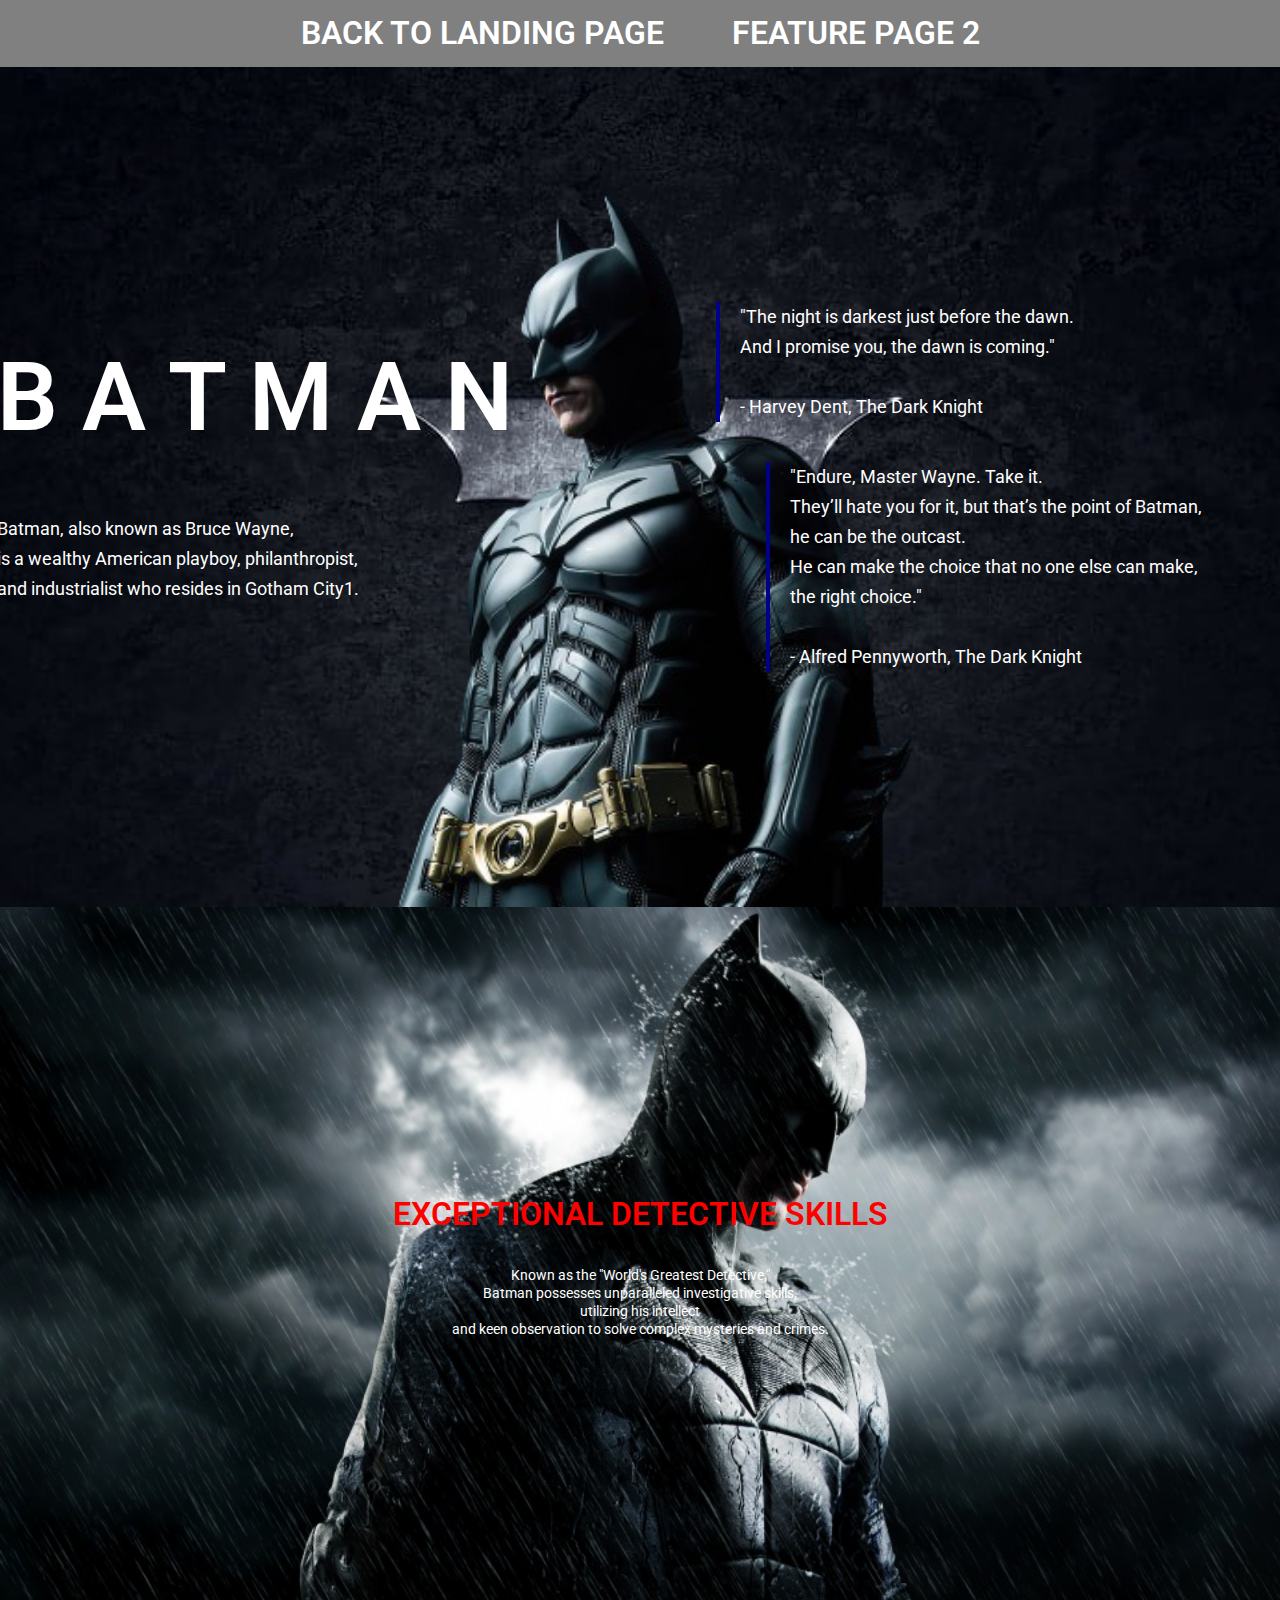
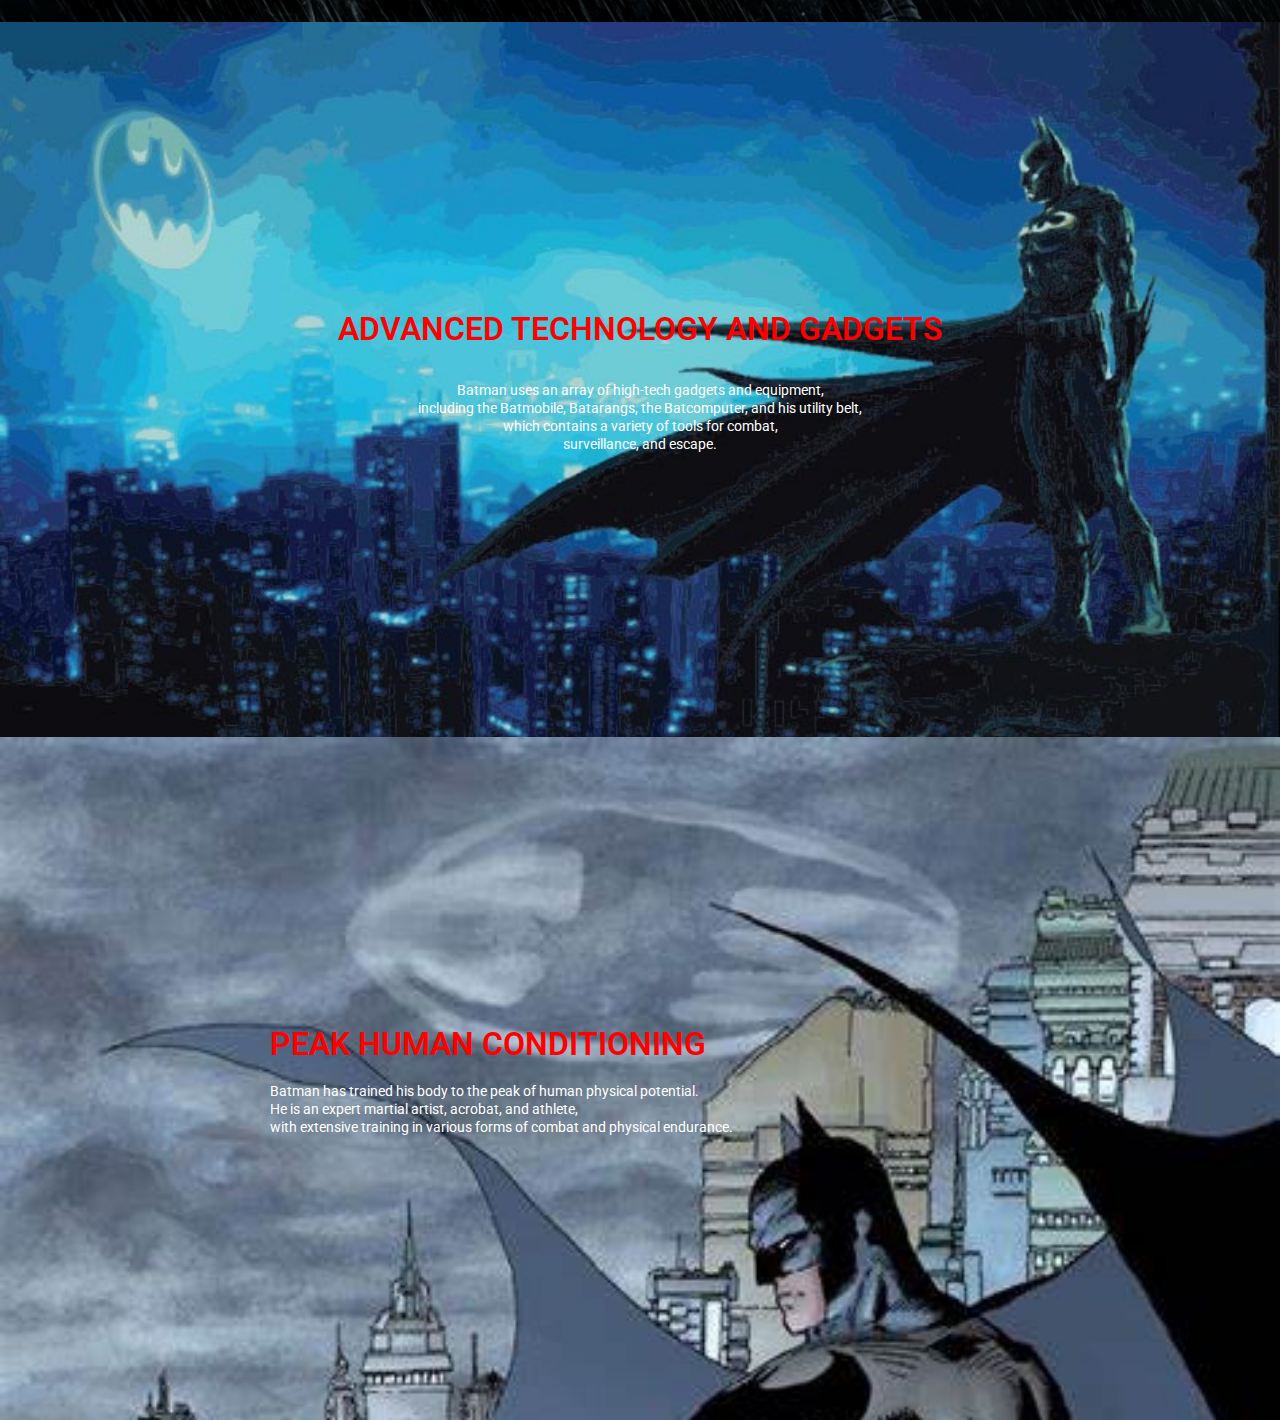
<file: pages/feature_page_1/index.html>
<!DOCTYPE html>
<html lang="en">
<head>
    <meta charset="UTF-8">
    <meta name="viewport" content="width=device-width, initial-scale=1.0">
    <title>Feature Page 1</title>
    <link rel="stylesheet" href="../feature_page_1/assets/css/style.css">
    <link href="https://fonts.googleapis.com/css2?family=Roboto:wght@400;700&display=swap" rel="stylesheet">
</head>
<body>
    <header><h1><nav class="button-nav">
        <ul>
            <li><a href="../../index.html" class="btn">Back to Landing Page</a></li>
            <li><a href="../feature_page_2/index.html" class="btn">Feature Page 2</a></li>
        </ul>
    </nav></h1></header>
    <main>
        <div class="main-intro">
            <h1>B A T M A N</h1>
            <p>Batman, also known as Bruce Wayne, <br>
                is a wealthy American playboy, philanthropist, <br>
                and industrialist who resides in Gotham City1. <br>
                </p>
        </div>
        <div class="main-quotes">
            <p>"The night is darkest just before the dawn. <br>
                And I promise you, the dawn is coming." <br>
                <br>- Harvey Dent, The Dark Knight </p>
                <p>"Endure, Master Wayne. Take it. <br>
                    They’ll hate you for it,
                    but that’s the point of Batman, <br>
                    he can be the outcast. <br>
                    He can make the choice that no one else can make, <br>
                    the right choice." <br>
                    <br>- Alfred Pennyworth, The Dark Knight</p>
        </div>
    </main>
    <div class="feature-container-1">
        <div class="feature-title-1">
            <h1>Exceptional Detective Skills</h1>
            <div class="feature-description-1">
            <p>Known as the "World's Greatest Detective,"<br>
                Batman possesses unparalleled investigative skills,<br>
                utilizing his intellect <br>and keen observation to solve
                complex mysteries and crimes.</p>
                </div>
        </div>
        </div>
        <div class="feature-container-2">
            <div class="feature-title-2">
                <h1>Advanced Technology and Gadgets</h1>
                <div class="feature-description-2">
                <p>Batman uses an array of high-tech gadgets and equipment,<br>
                    including the Batmobile, Batarangs, the Batcomputer,
                    and his utility belt, <br> which contains a variety of tools
                    for combat, <br> surveillance, and escape.</p>
                </div>
            </div>
            </div>
            <div class="feature-container-3">
                <div class="feature-title-3">
                    <h1>Peak Human Conditioning</h1>
                    <div class="feature-description-3">
                    <p>Batman has trained his body to the peak of human physical potential. <br>
                        He is an expert martial artist, acrobat, and athlete,<br>
                        with extensive training in various forms of combat
                        and physical endurance.</p>
                    </div>
                </div>
                </div>
</body>
</html>
</file>
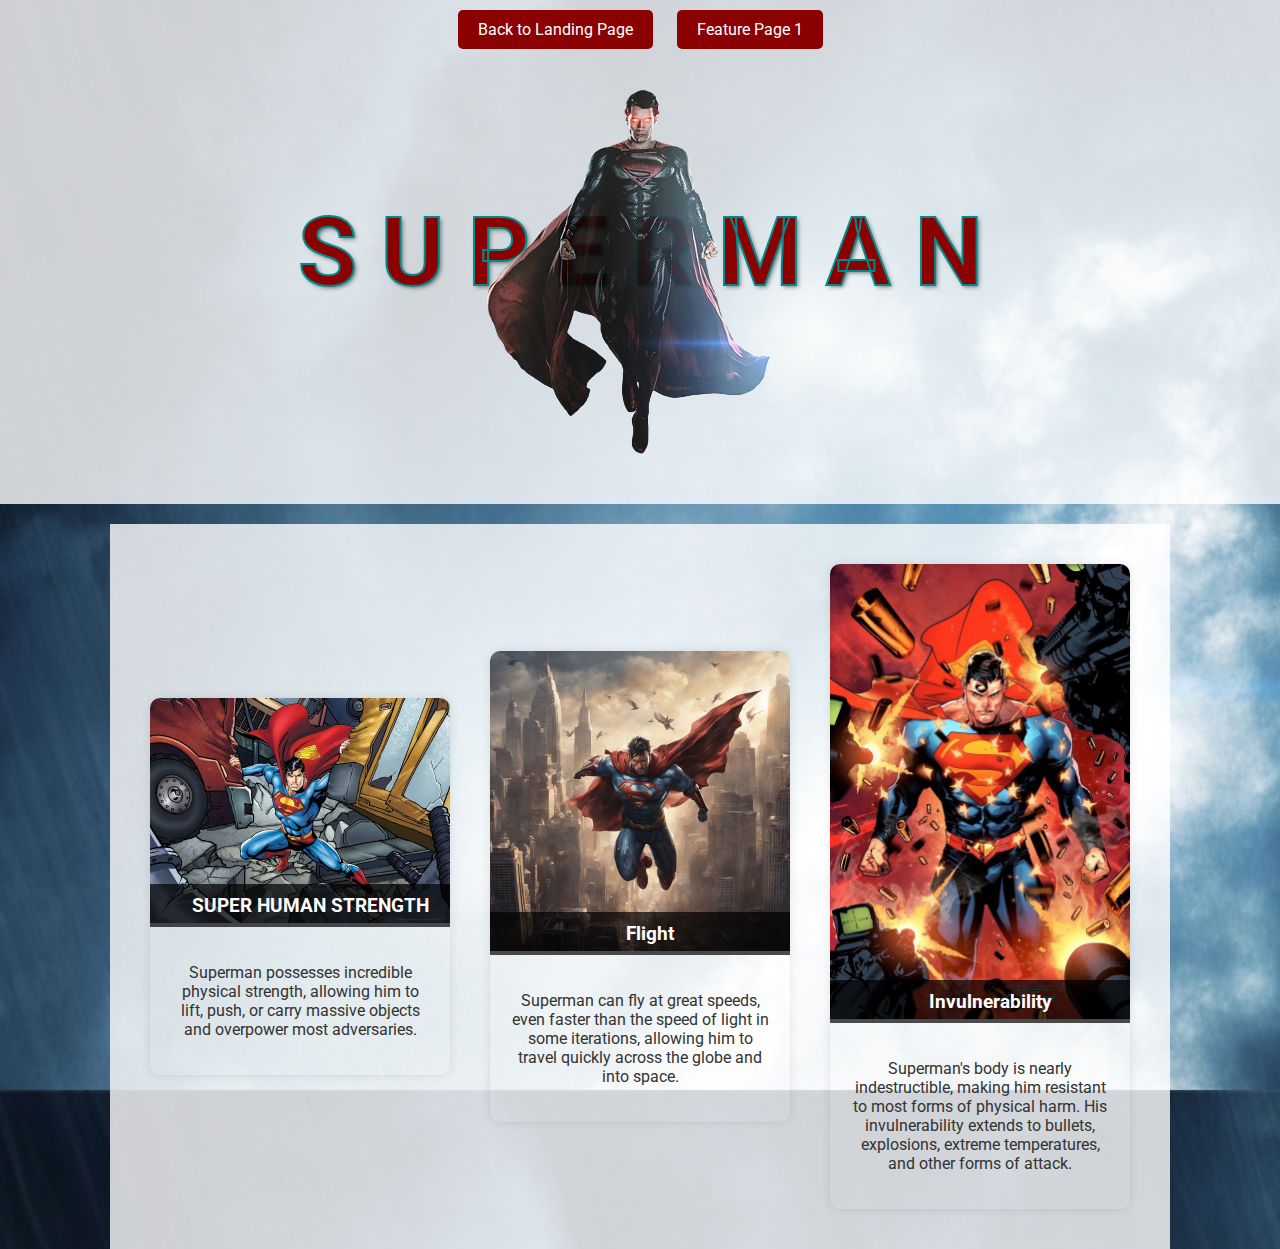
<file: pages/feature_page_2/index.html>
<!DOCTYPE html>
<html lang="en">
<head>
    <meta charset="UTF-8">
    <meta name="viewport" content="width=device-width, initial-scale=1.0">
    <title>Feature Page 2 - Superman</title>
    <link rel="stylesheet" href="../feature_page_2/assets/css/style.css">
    <link href="https://fonts.googleapis.com/css2?family=Roboto:wght@400;700&display=swap" rel="stylesheet">
</head>
<body>
    <div class="superman-feature">
        <div class="superman-portrait-mask">
            <img src="../feature_page_2/assets/img/superman-portrait.png" class="superman-portrait">
        </div>
        <h2 class="superman-text">S U P E R M A N</h2>
    </div>
    <section class="features">
        <div class="feature">
            <div class="overlay">
                <img src="../feature_page_2/assets/img/superman-strength.jpg" alt="SUPER HUMAN STRENGNTH">
                <div class="text">SUPER HUMAN STRENGTH</div>
            </div>
            <p class="description">Superman possesses incredible physical strength, allowing him to lift, push, or carry massive objects and overpower most adversaries.</p>
        </div>
        <div class="feature">
            <div class="overlay">
                <img src="../feature_page_2/assets/img/flight.jpeg" alt="Flight">
                <div class="text">Flight</div>
            </div>
            <p class="description"> Superman can fly at great speeds, even faster than the speed of light in some iterations, allowing him to travel quickly across the globe and into space. </p>
        </div>
        <div class="feature">
            <div class="overlay">
                <img src="../feature_page_2/assets/img/super.jpg" alt="Invulnerability">
                <div class="text">Invulnerability</div>
            </div>
            <p class="description">Superman's body is nearly indestructible, making him resistant to most forms of physical harm. His invulnerability extends to bullets, explosions, extreme temperatures, and other forms of attack.</p>
        </div>
    </section>

    <nav class="button-nav">
        <ul>
            <li><a href="../../index.html" class="btn">Back to Landing Page</a></li>
            <li><a href="../feature_page_1/index.html" class="btn">Feature Page 1</a></li>
        </ul>
    </nav>
</body>
</html>
</file>
<file: pages/feature_page_1/assets/css/style.css>
body {
    font-family: 'Roboto', sans-serif;
    margin: 0;
    padding: 0;
    background-color: darkblue;
    color: #333;
}

header {
    background-color: grey;
    padding: 1rem;
    text-align: center;
}
header h1{
    color: darkblue;
}

main {
    width: 100%;
    height: calc(100vh - 60px);
    background-color: darkblue;
    margin-top: -30px;
    background-image: url(../img/batman-portrait.png), url(../img/batman-bg.jpg);
    background-size: 130vh, cover;
    background-repeat: no-repeat;
    background-position: bottom, center;
    display: flex;
    justify-content: center;
    align-items: center;
}
main .main-intro h1{
    font-size: 96px;
    line-height: 106px;
}
main p{
    font-size: 18px;
    line-height: 30px;
}
main a{
    margin-top: 30px;
    font-size: 18px;
    display: block;
    background-color: darkblue;
    padding: 10px 20px;
    width: fit-content;
}
main .main-quotes p{
    border-left: 4px solid darkblue;
    padding-left: 20px;
    margin: 40px 0;
    margin-left: 50px;
}
main .main-quotes p:nth-child(2){
   margin-left: 100px;
}
main .main-intro {
    position: relative;
    right: 13vh;
    padding-bottom: 8vh;
}
main .main-quotes {
    position: relative;
    left: 4vh;
}


footer {
    background-color: #4CAF50;
    color: white;
    text-align: center;
    padding: 1rem;
    position: fixed;
    width: 100%;
    bottom: 0;
}

.button-nav {
    width: 100%;
    text-align: center;
    z-index: 3;
}

.button-nav ul {
    list-style-type: none;
    padding: 0;
    margin: 0;
    margin-top: -30px;
}

.button-nav ul li {
    display: inline-block;
    margin: 10px;
}

.btn {
    text-decoration: none;
    color: white;
    padding: 10px 20px;
    border-radius: 5px;
    transition: background-color 0.3s ease;
}

.btn:hover {
    color: black;
    transition: color 0.3s ease;
}

/* Feature page specific styles */
.feature {
    background-color: white;
    padding: 2rem;
    margin: 2rem 0;
    border-radius: 8px;
    box-shadow: 0 0 10px rgba(0, 0, 0, 0.1);
}

h1{
    font-size: 26x;
    line-height: 32px;
    color: white;
    font-family: Roboto;
    font-weight: 600;
    text-transform: uppercase;
}
p{
    font-size: 14px;
    line-height: 18px;
    color: white;
    font-family: Roboto;
}
a{
    cursor: pointer;
}
.feature-container-1{
    margin: 0;
    padding: 30vh;
    background-image: url(../img/batmanbg-features-1.jpg);
    background-size: 100%, cover;
    background-repeat: no-repeat;
}
.feature-title-1{
    position: relative;
    align-content: center;
}
.feature-title-1 h1{
    color: red;
    display: center;
    text-align: center;
}
.feature-title-1 p{
    color: white;
    display: center;
    text-align: center;
}
.feature-description-1{
    position: relative;
    align-content: center;
}
.feature-container-2{
    margin: 0;
    padding: 30vh;
    background-image: url(../img/batmanbg-features-2.jpg);
    background-size: 100%, cover;
    background-repeat: no-repeat;
}
.feature-title-2{
    position: relative;
    align-content: center;
}
.feature-title-2 h1{
    color: red;
    display: center;
    text-align: center;
}
.feature-title-2 p{
    color: white;
    display: center;
    text-align: center;
}
.feature-description-2{
    position: relative;
    align-content: center;
}
.feature-container-3{
    margin: 0;
    padding: 30vh;
    background-image: url(../img/batmanbg-features-3.jpg);
    background-size: 100%, cover;
    background-repeat: no-repeat;
}
.feature-title-1{
    position: relative;
    align-content: center;
}
.feature-title-3 h1{
    color: red;
}
.feature-title-3 p{
    color: white;
}
</file>
<file: pages/feature_page_2/assets/css/style.css>
body {
    font-family: 'Roboto', sans-serif;
    margin: 0;
    padding: 0;
    color: #333;
    display: flex;
    flex-direction: column;
    align-items: center;
    justify-content: flex-start; /* Adjusted to start content at the top */
    height: 100vh; /* Set height to full viewport height */
    overflow-y: scroll; /* Enable vertical scrolling */
    background-image: url('../img/superman-bg.png'); /* Background image path */
    background-size: cover; /* Cover the entire viewport */
    background-position: center; /* Center the background image */
}

/* Superman Feature Section */
.superman-feature {
    position: relative;
    width: 100%;
    height: 100vh; /* Adjust height to match body height */
    display: flex;
    justify-content: center;
    align-items: center;
    background-color: rgba(255, 255, 255, 0.8); /* Background color with opacity */
}

.superman-portrait-mask {
    position: relative;
    z-index: 2;
}

.superman-portrait {
    max-width: 100%;
    height: auto;
    opacity: 0.9; /* Make the image slightly transparent */
}

.superman-text {
    font-size: 6rem; /* Adjusted font size for readability */
    font-weight: bold;
    color: darkred; /* Text color */
    position: absolute;
    z-index: 1;
    text-shadow: 2px 2px 4px rgba(0, 0, 0, 0.5); /* Text shadow for better visibility */
    -webkit-text-stroke-width: 2px;
    -webkit-text-stroke-color: darkcyan;
}

.button-nav {
    position: absolute;
    top: 20px;
    width: 100%;
    text-align: center;
    z-index: 3;
}

.button-nav ul {
    list-style-type: none;
    padding: 0;
    margin: 0;
}

.button-nav ul li {
    display: inline-block;
    margin: 0 10px;
}

.btn {
    text-decoration: none;
    color: white;
    background-color: darkred;
    padding: 10px 20px;
    border-radius: 5px;
    transition: background-color 0.3s ease;
}

.btn:hover {
    background-color: darkblue;
}

/* Features Section */
.features {
    display: flex;
    justify-content: center;
    align-items: center;
    flex-wrap: wrap; /* Allows items to wrap to the next line */
    margin-top: 20px;
    padding: 20px; /* Added padding to separate from edges */
    background-color: rgba(255, 255, 255, 0.8); /* Background color with opacity */
}

.feature {
    width: 300px; /* Adjust width based on your design */
    margin: 20px;
    text-align: center;
    border-radius: 10px;
    box-shadow: 0 0 10px rgba(0, 0, 0, 0.1); /* Box shadow for depth */
    overflow: hidden;
    transition: transform 0.3s ease; /* Smooth image hover effect */
}

.feature .overlay {
    position: relative;
    overflow: hidden;
}

.feature img {
    max-width: 100%;
    height: auto;
}

.feature img:hover {
    transform: scale(1.1); /* Zoom effect on hover */
}

.feature .text {
    position: absolute;
    bottom: 0;
    left: 0;
    width: 100%;
    background-color: rgba(0, 0, 0, 0.7); /* Background color for text overlay */
    color: white;
    padding: 10px;
    font-weight: bold;
    font-size: 1.2rem; /* Adjust as needed */
}

.feature .description {
    padding: 20px;
    font-size: 1rem;
}
//////////''
</file>
